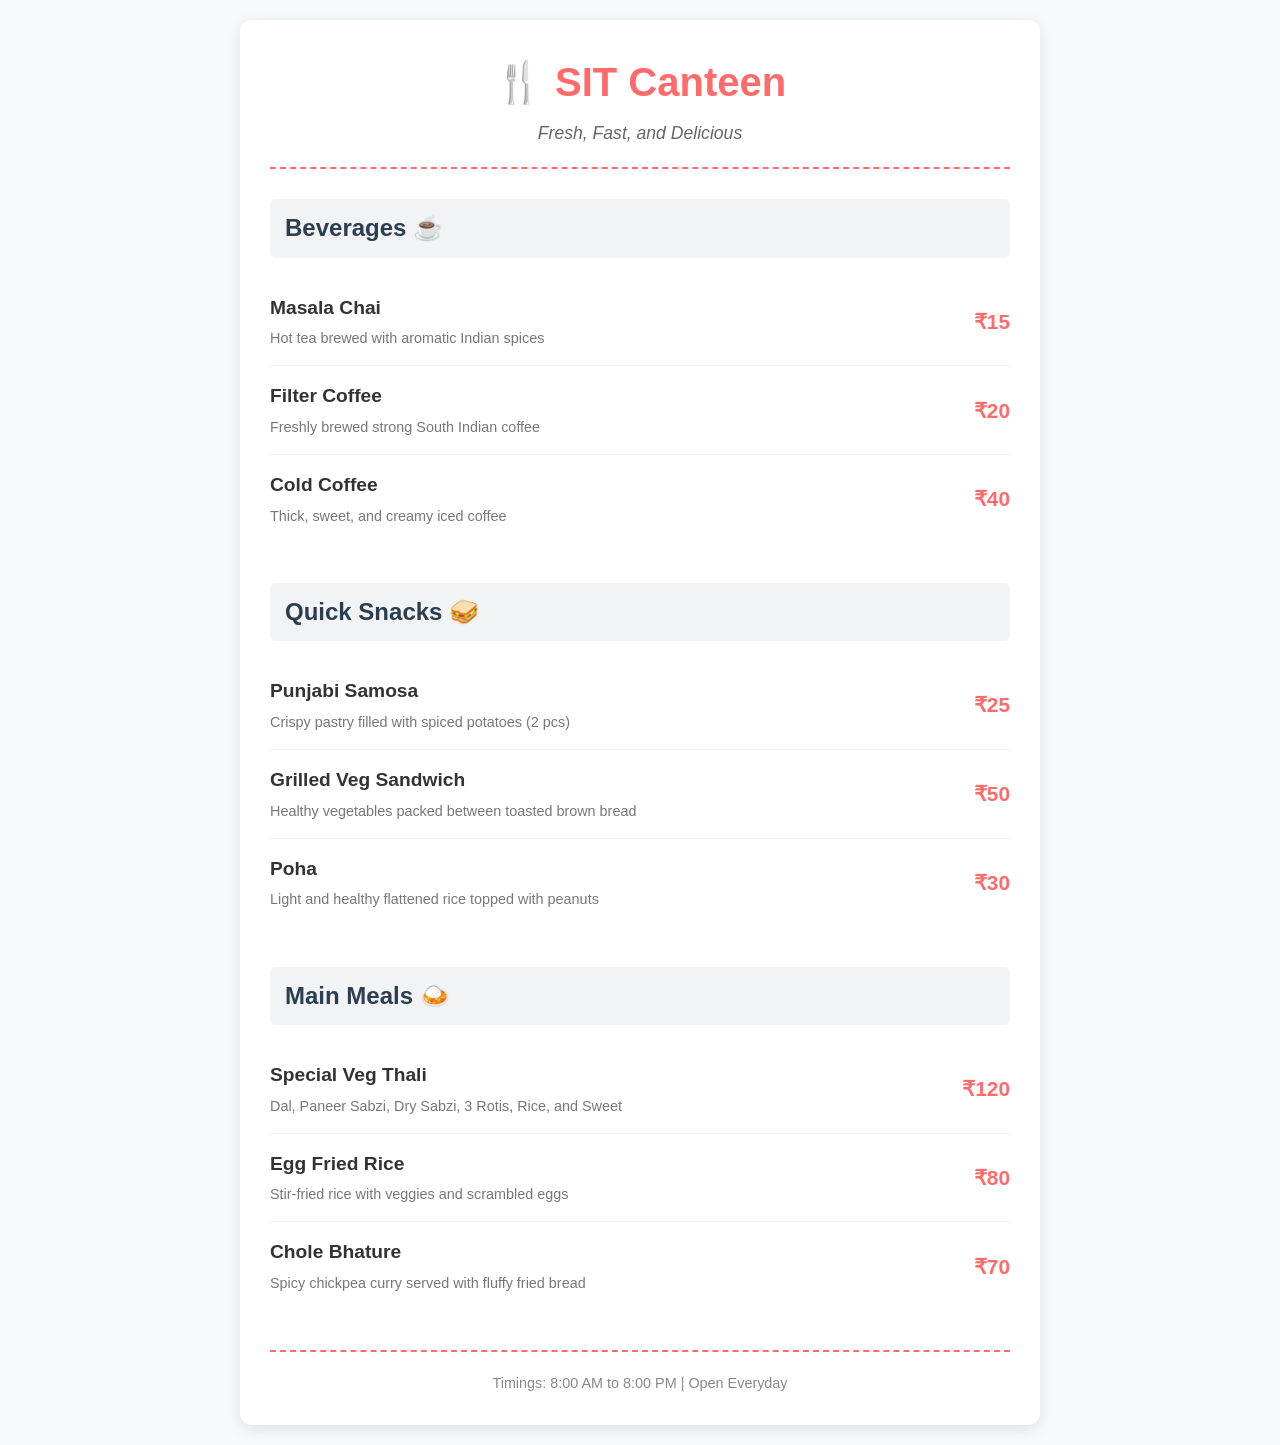
<file: index.html>
<!DOCTYPE html>
<html lang="en">
<head>
    <meta charset="UTF-8">
    <meta name="viewport" content="width=device-width, initial-scale=1.0">
    <title>SIT Canteen Menu</title>
    <link rel="stylesheet" href="style.css">
</head>
<body>

    <div class="menu-container">
        <header class="menu-header">
            <h1>🍴 SIT Canteen</h1>
            <p>Fresh, Fast, and Delicious</p>
        </header>

        <!-- Beverages Section -->
        <section class="menu-section">
            <h2>Beverages ☕</h2>
            <div class="menu-item">
                <div class="item-details">
                    <h3>Masala Chai</h3>
                    <p>Hot tea brewed with aromatic Indian spices</p>
                </div>
                <div class="item-price">₹15</div>
            </div>
            <div class="menu-item">
                <div class="item-details">
                    <h3>Filter Coffee</h3>
                    <p>Freshly brewed strong South Indian coffee</p>
                </div>
                <div class="item-price">₹20</div>
            </div>
            <div class="menu-item">
                <div class="item-details">
                    <h3>Cold Coffee</h3>
                    <p>Thick, sweet, and creamy iced coffee</p>
                </div>
                <div class="item-price">₹40</div>
            </div>
        </section>

        <!-- Snacks Section -->
        <section class="menu-section">
            <h2>Quick Snacks 🥪</h2>
            <div class="menu-item">
                <div class="item-details">
                    <h3>Punjabi Samosa</h3>
                    <p>Crispy pastry filled with spiced potatoes (2 pcs)</p>
                </div>
                <div class="item-price">₹25</div>
            </div>
            <div class="menu-item">
                <div class="item-details">
                    <h3>Grilled Veg Sandwich</h3>
                    <p>Healthy vegetables packed between toasted brown bread</p>
                </div>
                <div class="item-price">₹50</div>
            </div>
            <div class="menu-item">
                <div class="item-details">
                    <h3>Poha</h3>
                    <p>Light and healthy flattened rice topped with peanuts</p>
                </div>
                <div class="item-price">₹30</div>
            </div>
        </section>

        <!-- Main Course Section -->
        <section class="menu-section">
            <h2>Main Meals 🍛</h2>
            <div class="menu-item">
                <div class="item-details">
                    <h3>Special Veg Thali</h3>
                    <p>Dal, Paneer Sabzi, Dry Sabzi, 3 Rotis, Rice, and Sweet</p>
                </div>
                <div class="item-price">₹120</div>
            </div>
            <div class="menu-item">
                <div class="item-details">
                    <h3>Egg Fried Rice</h3>
                    <p>Stir-fried rice with veggies and scrambled eggs</p>
                </div>
                <div class="item-price">₹80</div>
            </div>
            <div class="menu-item">
                <div class="item-details">
                    <h3>Chole Bhature</h3>
                    <p>Spicy chickpea curry served with fluffy fried bread</p>
                </div>
                <div class="item-price">₹70</div>
            </div>
        </section>

        <footer class="menu-footer">
            <p>Timings: 8:00 AM to 8:00 PM | Open Everyday</p>
        </footer>
    </div>

</body>
</html>
</file>
<file: style.css>
/* Base Styles */
* {
    margin: 0;
    padding: 0;
    box-sizing: border-box;
    font-family: 'Segoe UI', Tahoma, Geneva, Verdana, sans-serif;
}

body {
    background-color: #f8f9fa; /* green background */
    color: #333;
    padding: 20px;
    line-height: 1.6;
}

/* Menu Container */
.menu-container {
    max-width: 800px;
    margin: 0 auto;
    background-color: #ffffff;
    border-radius: 12px;
    box-shadow: 0 4px 15px rgba(0, 0, 0, 0.1);
    overflow: hidden;
    padding: 30px;
}

/* Header */
.menu-header {
    text-align: center;
    border-bottom: 2px dashed #ff6b6b;
    padding-bottom: 20px;
    margin-bottom: 30px;
}

.menu-header h1 {
    color: #ff6b6b; /* Appetizing warm red/orange */
    font-size: 2.5rem;
    margin-bottom: 5px;
}

.menu-header p {
    color: #666;
    font-style: italic;
    font-size: 1.1rem;
}

/* Sections */
.menu-section {
    margin-bottom: 40px;
}

.menu-section h2 {
    color: #2c3e50;
    background-color: #f1f3f5;
    padding: 10px 15px;
    border-radius: 6px;
    margin-bottom: 20px;
    font-size: 1.5rem;
}

/* Menu Items */
.menu-item {
    display: flex;
    justify-content: space-between;
    align-items: center;
    border-bottom: 1px solid #eee;
    padding: 15px 0;
}

.menu-item:last-child {
    border-bottom: none;
}

.item-details h3 {
    color: #333;
    font-size: 1.2rem;
    margin-bottom: 4px;
}

.item-details p {
    color: #777;
    font-size: 0.9rem;
}

.item-price {
    font-size: 1.3rem;
    font-weight: bold;
    color: #ff6b6b;
    padding-left: 15px;
}

/* Footer */
.menu-footer {
    text-align: center;
    margin-top: 20px;
    padding-top: 20px;
    border-top: 2px dashed #ff6b6b;
    color: #888;
    font-size: 0.9rem;
}

/* Responsive Design for Mobile Devices */
@media (max-width: 600px) {
    .menu-header h1 {
        font-size: 2rem;
    }
    
    .item-details h3 {
        font-size: 1.1rem;
    }
    
    .item-price {
        font-size: 1.1rem;
    }
}
</file>
